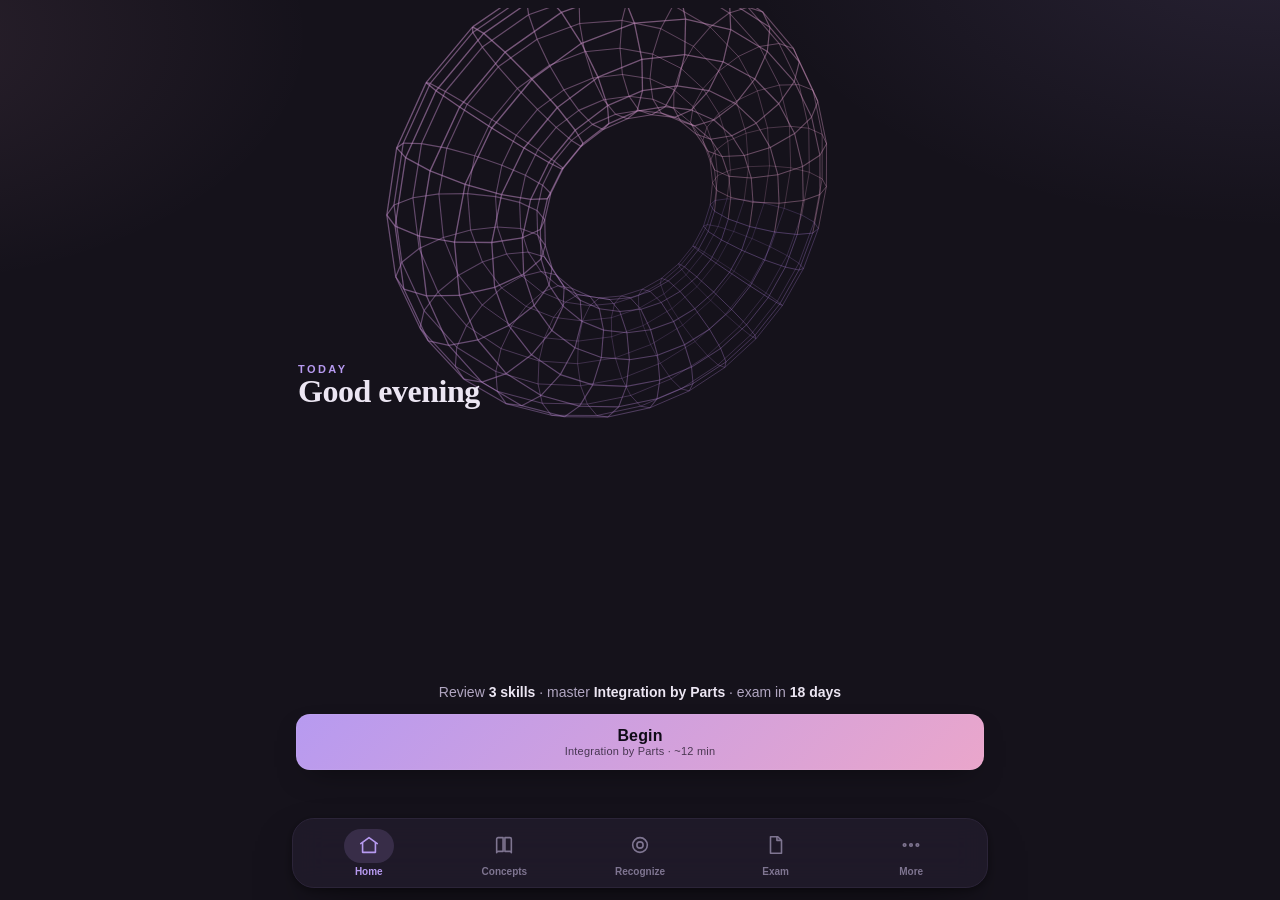
<file: design/prototypes/home-a.html>
<!doctype html><html lang="en"><head><meta charset="utf-8">
<meta name="viewport" content="width=device-width,initial-scale=1,viewport-fit=cover">
<link rel="stylesheet" href="proto.css">
<style>
.a-sculpt{position:relative;height:46vh;margin:0 -16px;}
.a-sculpt .canvas-host{position:absolute;inset:0;}
.a-greet{position:absolute;left:18px;bottom:14px;}
.a-greet .display{font-size:32px;}
.a-mission{color:var(--ink-soft);font-size:14px;text-align:center;margin:0 0 14px;}
.a-mission b{color:var(--ink);font-weight:600;}
</style></head><body>
<div class="wrap" style="padding-top:8px;">
  <div class="a-sculpt"><div class="canvas-host" id="host"></div><div class="vignette"></div>
    <div class="a-greet"><div class="kicker">Today</div><div class="display">Good evening</div></div>
  </div>
  <div style="flex:1"></div>
  <p class="a-mission">Review <b>3 skills</b> · master <b>Integration by Parts</b> · exam in <b>18 days</b></p>
  <button class="begin">Begin<small>Integration by Parts · ~12 min</small></button>
</div>
<nav class="nav">
  <a class="on"><span class="pill"><svg viewBox="0 0 24 24"><path d="M3 10.5 12 4l9 6.5"/><path d="M5 9.5V20h14V9.5"/></svg></span>Home</a>
  <a><span class="pill"><svg viewBox="0 0 24 24"><path d="M4 5.5A1.5 1.5 0 0 1 5.5 4H11v15H5.5A1.5 1.5 0 0 0 4 20.5z"/><path d="M20 5.5A1.5 1.5 0 0 0 18.5 4H13v15h5.5A1.5 1.5 0 0 1 20 20.5z"/></svg></span>Concepts</a>
  <a><span class="pill"><svg viewBox="0 0 24 24"><circle cx="12" cy="12" r="8"/><circle cx="12" cy="12" r="3.4"/></svg></span>Recognize</a>
  <a><span class="pill"><svg viewBox="0 0 24 24"><path d="M6 3h8l4 4v14H6z"/><path d="M13 3v4h4"/></svg></span>Exam</a>
  <a><span class="pill"><svg viewBox="0 0 24 24"><circle cx="5" cy="12" r="1.4"/><circle cx="12" cy="12" r="1.4"/><circle cx="19" cy="12" r="1.4"/></svg></span>More</a>
</nav>
<script src="mathhero.js"></script><script>MathHero.mount(document.getElementById('host'));</script>
</body></html>
</file>
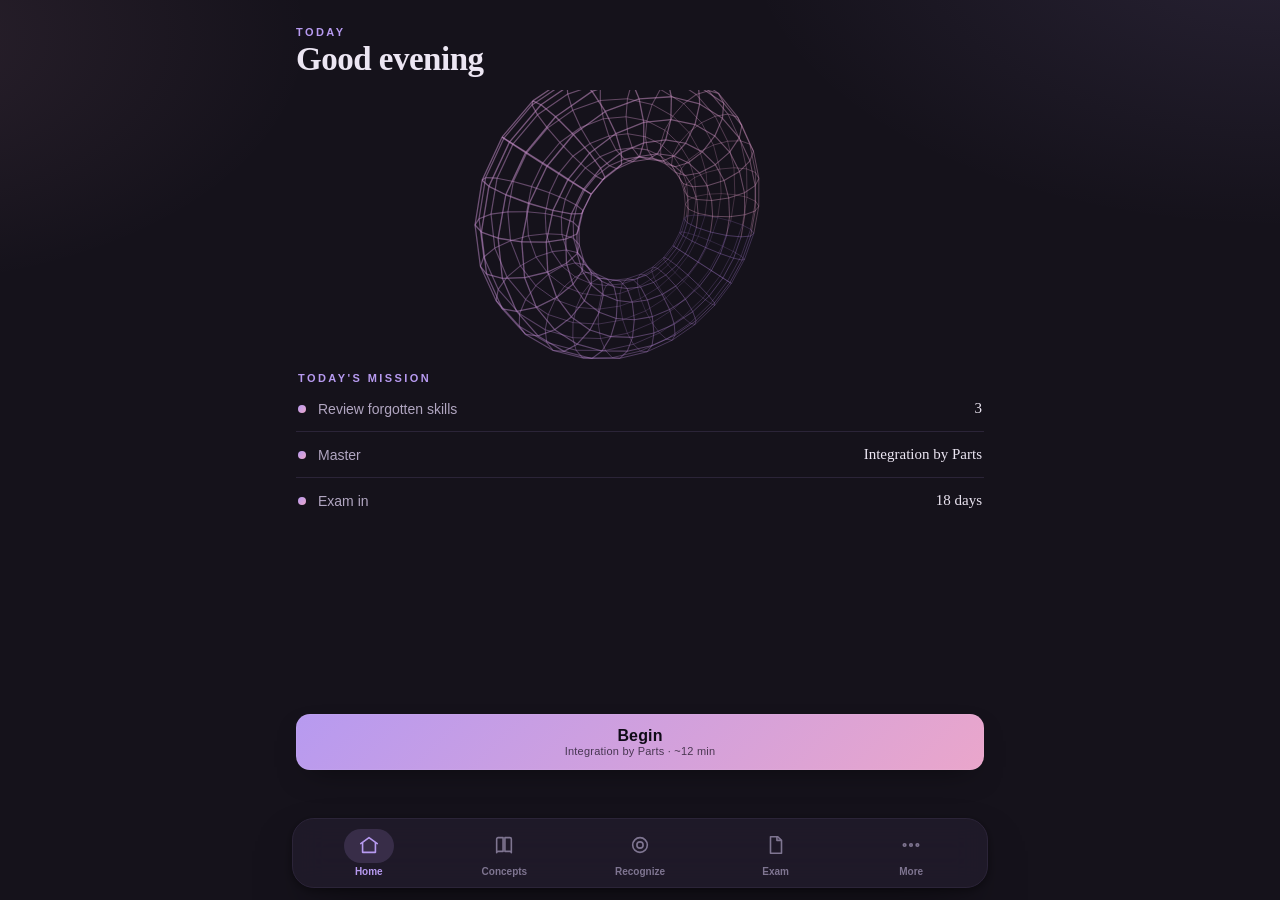
<file: design/prototypes/home-b.html>
<!doctype html><html lang="en"><head><meta charset="utf-8">
<meta name="viewport" content="width=device-width,initial-scale=1,viewport-fit=cover">
<link rel="stylesheet" href="proto.css">
<style>
.b-sculpt{position:relative;height:30vh;margin:14px 0 6px;}
.b-sculpt .canvas-host{position:absolute;inset:0;}
</style></head><body>
<div class="wrap" style="padding-top:26px;">
  <div class="kicker">Today</div>
  <div class="display" style="font-size:33px;margin-top:4px;">Good evening</div>
  <div class="b-sculpt"><div class="canvas-host" id="host"></div><div class="vignette"></div></div>
  <div class="kicker" style="margin:6px 2px 2px;">Today's mission</div>
  <div class="mission">
    <div class="mrow"><span class="dot"></span><span class="lbl">Review forgotten skills</span><span class="val">3</span></div>
    <div class="mrow"><span class="dot"></span><span class="lbl">Master</span><span class="val">Integration by Parts</span></div>
    <div class="mrow"><span class="dot"></span><span class="lbl">Exam in</span><span class="val">18 days</span></div>
  </div>
  <div style="flex:1"></div>
  <button class="begin">Begin<small>Integration by Parts · ~12 min</small></button>
</div>
<nav class="nav">
  <a class="on"><span class="pill"><svg viewBox="0 0 24 24"><path d="M3 10.5 12 4l9 6.5"/><path d="M5 9.5V20h14V9.5"/></svg></span>Home</a>
  <a><span class="pill"><svg viewBox="0 0 24 24"><path d="M4 5.5A1.5 1.5 0 0 1 5.5 4H11v15H5.5A1.5 1.5 0 0 0 4 20.5z"/><path d="M20 5.5A1.5 1.5 0 0 0 18.5 4H13v15h5.5A1.5 1.5 0 0 1 20 20.5z"/></svg></span>Concepts</a>
  <a><span class="pill"><svg viewBox="0 0 24 24"><circle cx="12" cy="12" r="8"/><circle cx="12" cy="12" r="3.4"/></svg></span>Recognize</a>
  <a><span class="pill"><svg viewBox="0 0 24 24"><path d="M6 3h8l4 4v14H6z"/><path d="M13 3v4h4"/></svg></span>Exam</a>
  <a><span class="pill"><svg viewBox="0 0 24 24"><circle cx="5" cy="12" r="1.4"/><circle cx="12" cy="12" r="1.4"/><circle cx="19" cy="12" r="1.4"/></svg></span>More</a>
</nav>
<script src="mathhero.js"></script><script>MathHero.mount(document.getElementById('host'));</script>
</body></html>
</file>
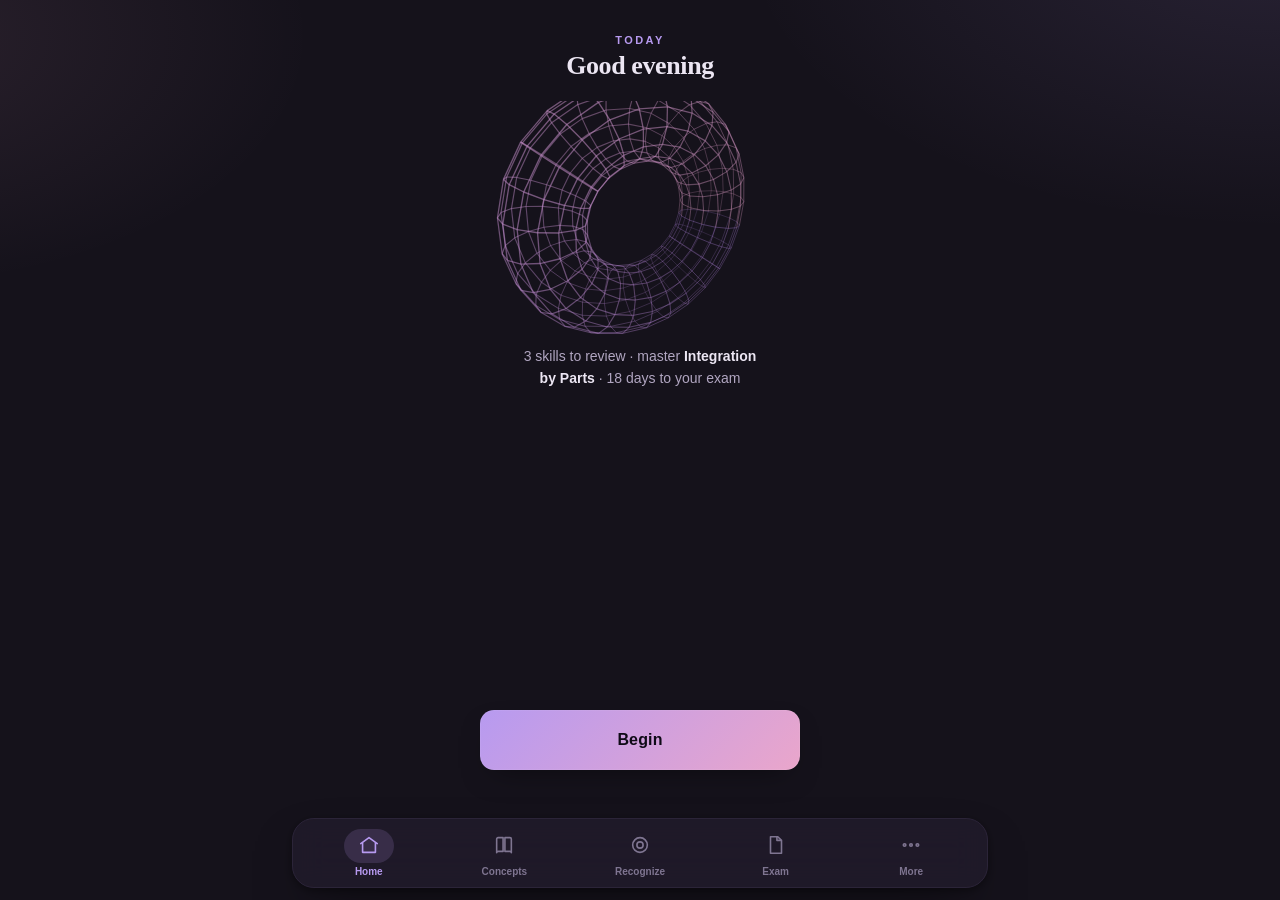
<file: design/prototypes/home-c.html>
<!doctype html><html lang="en"><head><meta charset="utf-8">
<meta name="viewport" content="width=device-width,initial-scale=1,viewport-fit=cover">
<link rel="stylesheet" href="proto.css">
<style>
.wrap.c{align-items:center;text-align:center;padding-top:30px;}
.c-sculpt{position:relative;height:26vh;width:76%;margin:22px auto 8px;}
.c-sculpt .canvas-host{position:absolute;inset:0;}
.c-mission{color:var(--ink-soft);font-size:14px;max-width:32ch;margin:2px auto 0;line-height:1.6;}
.begin.c{height:60px;max-width:320px;}
</style></head><body>
<div class="wrap c" style="padding-top:34px;">
  <div class="kicker">Today</div>
  <div class="display" style="font-size:26px;margin-top:6px;">Good evening</div>
  <div class="c-sculpt"><div class="canvas-host" id="host"></div><div class="vignette"></div></div>
  <p class="c-mission">3 skills to review · master <b style="color:var(--ink);font-weight:600;">Integration by Parts</b> · 18 days to your exam</p>
  <div style="flex:1"></div>
  <button class="begin c">Begin</button>
</div>
<nav class="nav">
  <a class="on"><span class="pill"><svg viewBox="0 0 24 24"><path d="M3 10.5 12 4l9 6.5"/><path d="M5 9.5V20h14V9.5"/></svg></span>Home</a>
  <a><span class="pill"><svg viewBox="0 0 24 24"><path d="M4 5.5A1.5 1.5 0 0 1 5.5 4H11v15H5.5A1.5 1.5 0 0 0 4 20.5z"/><path d="M20 5.5A1.5 1.5 0 0 0 18.5 4H13v15h5.5A1.5 1.5 0 0 1 20 20.5z"/></svg></span>Concepts</a>
  <a><span class="pill"><svg viewBox="0 0 24 24"><circle cx="12" cy="12" r="8"/><circle cx="12" cy="12" r="3.4"/></svg></span>Recognize</a>
  <a><span class="pill"><svg viewBox="0 0 24 24"><path d="M6 3h8l4 4v14H6z"/><path d="M13 3v4h4"/></svg></span>Exam</a>
  <a><span class="pill"><svg viewBox="0 0 24 24"><circle cx="5" cy="12" r="1.4"/><circle cx="12" cy="12" r="1.4"/><circle cx="19" cy="12" r="1.4"/></svg></span>More</a>
</nav>
<script src="mathhero.js"></script><script>MathHero.mount(document.getElementById('host'));</script>
</body></html>
</file>
<file: design/prototypes/proto.css>
/* Home prototype styles — derived directly from the design bible (dark primary). */
:root{
  --bg:#15121b; --bg-elev:#1c1826; --surface:#211b2b; --surface-2:#2a2338;
  --ink:#ece6f3; --ink-soft:#b1a6c1; --ink-faint:#7f7591; --hair:#2b2438;
  --a:#b79af0; --b:#eaa6cb; --grad:linear-gradient(135deg,#b79af0,#eaa6cb);
  --font:-apple-system,BlinkMacSystemFont,"Segoe UI",Roboto,Helvetica,Arial,sans-serif;
  --serif:"Iowan Old Style",Palatino,Georgia,ui-serif,serif;
  --ease:cubic-bezier(.4,0,.2,1); --ease-out:cubic-bezier(.16,1,.3,1);
}
*{box-sizing:border-box;}
html,body{height:100%;margin:0;}
body{
  background:
    radial-gradient(900px 500px at 100% -8%, color-mix(in srgb,var(--a) 12%,transparent), transparent 60%),
    radial-gradient(800px 460px at -10% 4%, color-mix(in srgb,var(--b) 10%,transparent), transparent 55%),
    var(--bg);
  color:var(--ink); font-family:var(--font); -webkit-font-smoothing:antialiased;
  display:flex; flex-direction:column; min-height:100vh;
}
.wrap{max-width:720px; width:100%; margin:0 auto; padding:0 16px 130px; flex:1; display:flex; flex-direction:column;}
.kicker{font-size:11px;font-weight:700;text-transform:uppercase;letter-spacing:.22em;color:var(--a);}
.display{font-family:var(--serif);font-weight:600;letter-spacing:-.015em;line-height:1.04;}
.hair{height:1px;background:var(--hair);border:0;opacity:.8;margin:0;}
.muted{color:var(--ink-soft);} .faint{color:var(--ink-faint);}

/* sculpture well */
.sculpt{position:relative;}
.sculpt canvas{display:block;width:100%;height:100%;}
.sculpt .vignette{position:absolute;inset:0;pointer-events:none;
  background:radial-gradient(60% 60% at 50% 45%, transparent 40%, color-mix(in srgb,var(--bg) 70%,transparent) 100%);}

/* mission rows */
.mission{display:flex;flex-direction:column;}
.mrow{display:flex;align-items:center;gap:12px;padding:14px 2px;}
.mrow + .mrow{border-top:1px solid var(--hair);}
.mrow .dot{width:8px;height:8px;border-radius:999px;background:var(--grad);flex:none;}
.mrow .lbl{flex:1;color:var(--ink-soft);font-size:14px;}
.mrow .val{font-family:var(--serif);font-size:15px;}

/* begin button */
.begin{height:56px;border:none;border-radius:14px;background:var(--grad);color:#0f0a17;
  font-family:inherit;font-weight:700;font-size:16px;width:100%;letter-spacing:.01em;
  box-shadow:0 12px 30px -14px rgba(0,0,0,.5), 0 0 0 1px rgba(255,255,255,.05) inset;
  transition:transform .16s var(--ease),filter .2s var(--ease);}
.begin:active{transform:scale(.99);filter:brightness(.97);}
.begin small{display:block;font-weight:500;font-size:11px;opacity:.7;letter-spacing:.02em;}

/* glass nav */
.nav{position:fixed;left:12px;right:12px;bottom:calc(12px + env(safe-area-inset-bottom));z-index:9;
  max-width:696px;margin:0 auto;display:flex;justify-content:space-around;
  padding:10px 8px;border-radius:22px;border:1px solid var(--hair);
  background:color-mix(in srgb,var(--surface) 82%,transparent);
  backdrop-filter:blur(16px) saturate(1.4);-webkit-backdrop-filter:blur(16px) saturate(1.4);
  box-shadow:0 2px 8px rgba(0,0,0,.4),0 24px 56px -22px rgba(0,0,0,.7);}
.nav a{color:var(--ink-faint);text-decoration:none;display:flex;flex-direction:column;align-items:center;gap:3px;font-size:10px;font-weight:600;}
.nav a.on{color:var(--a);}
.nav svg{width:22px;height:22px;fill:none;stroke:currentColor;stroke-width:1.75;stroke-linecap:round;stroke-linejoin:round;}
.nav .pill{padding:5px 14px;border-radius:999px;}
.nav a.on .pill{background:color-mix(in srgb,var(--a) 16%,transparent);}
</file>
